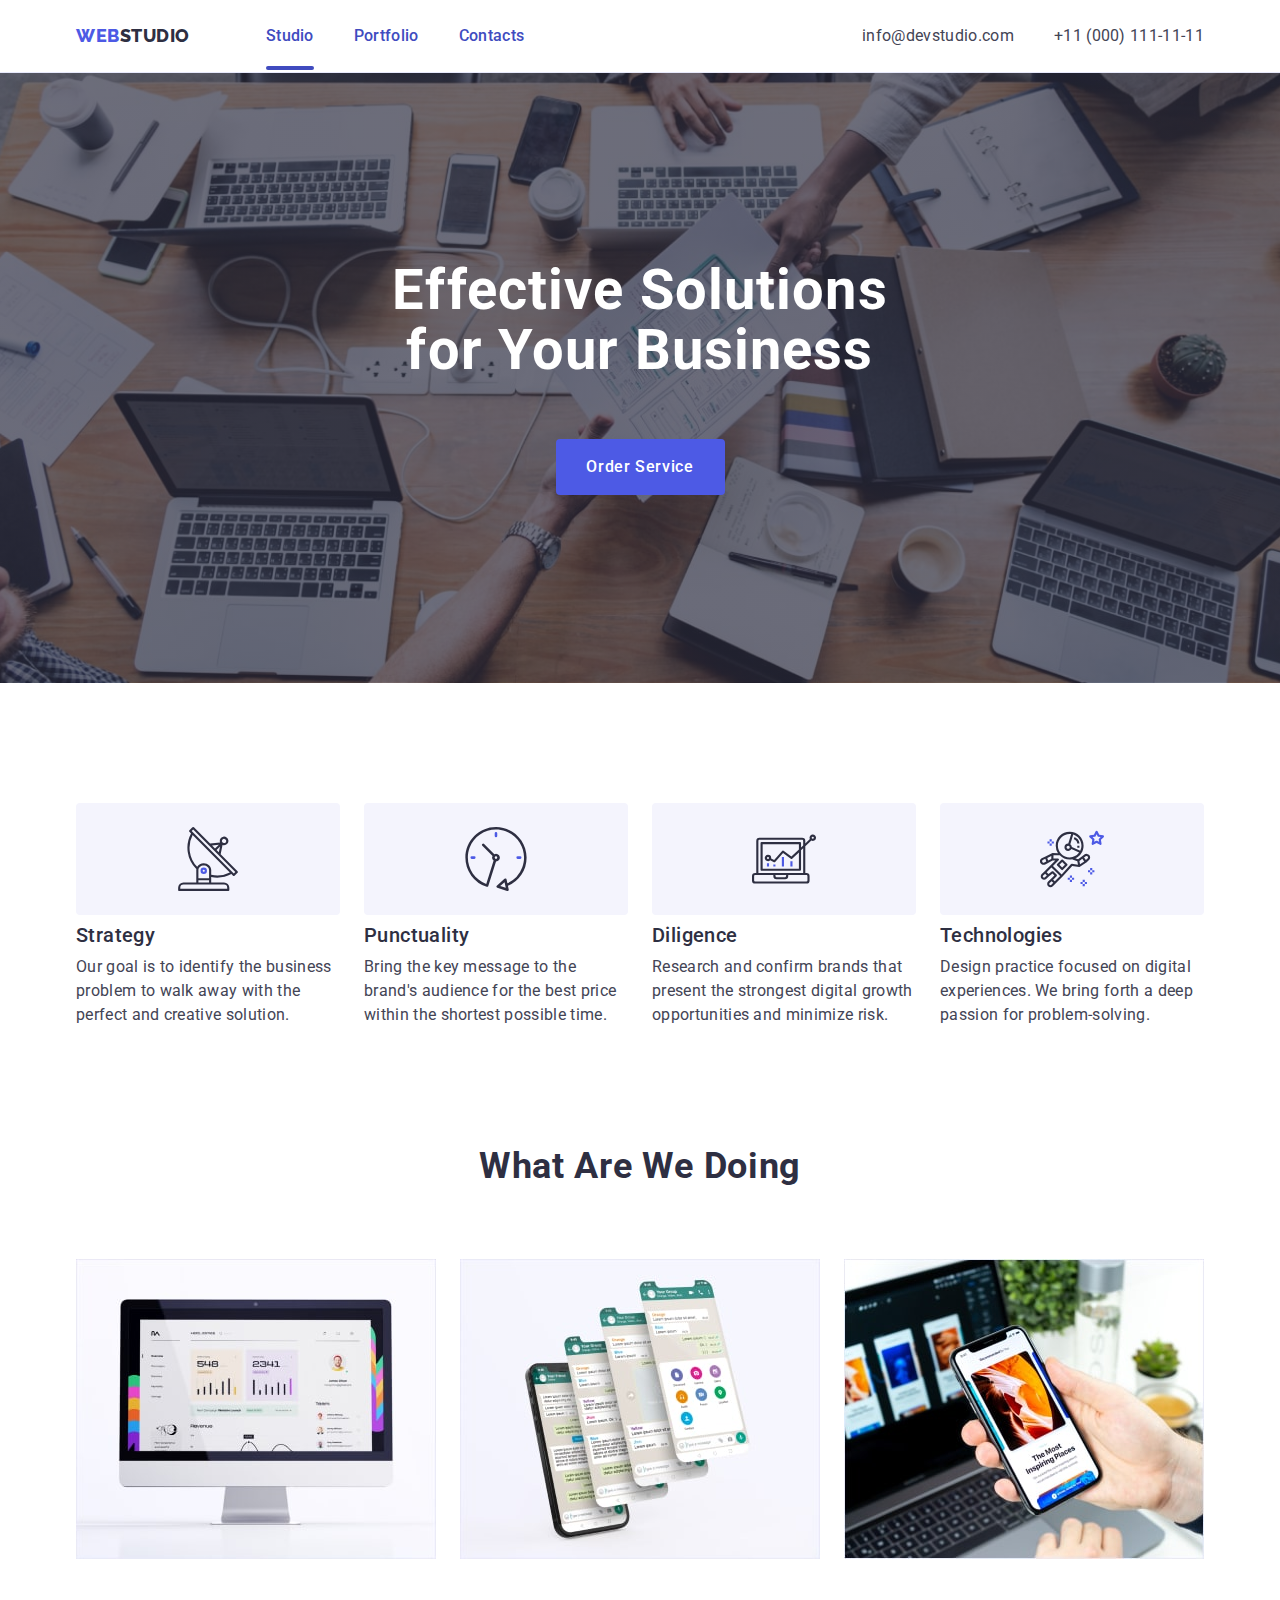
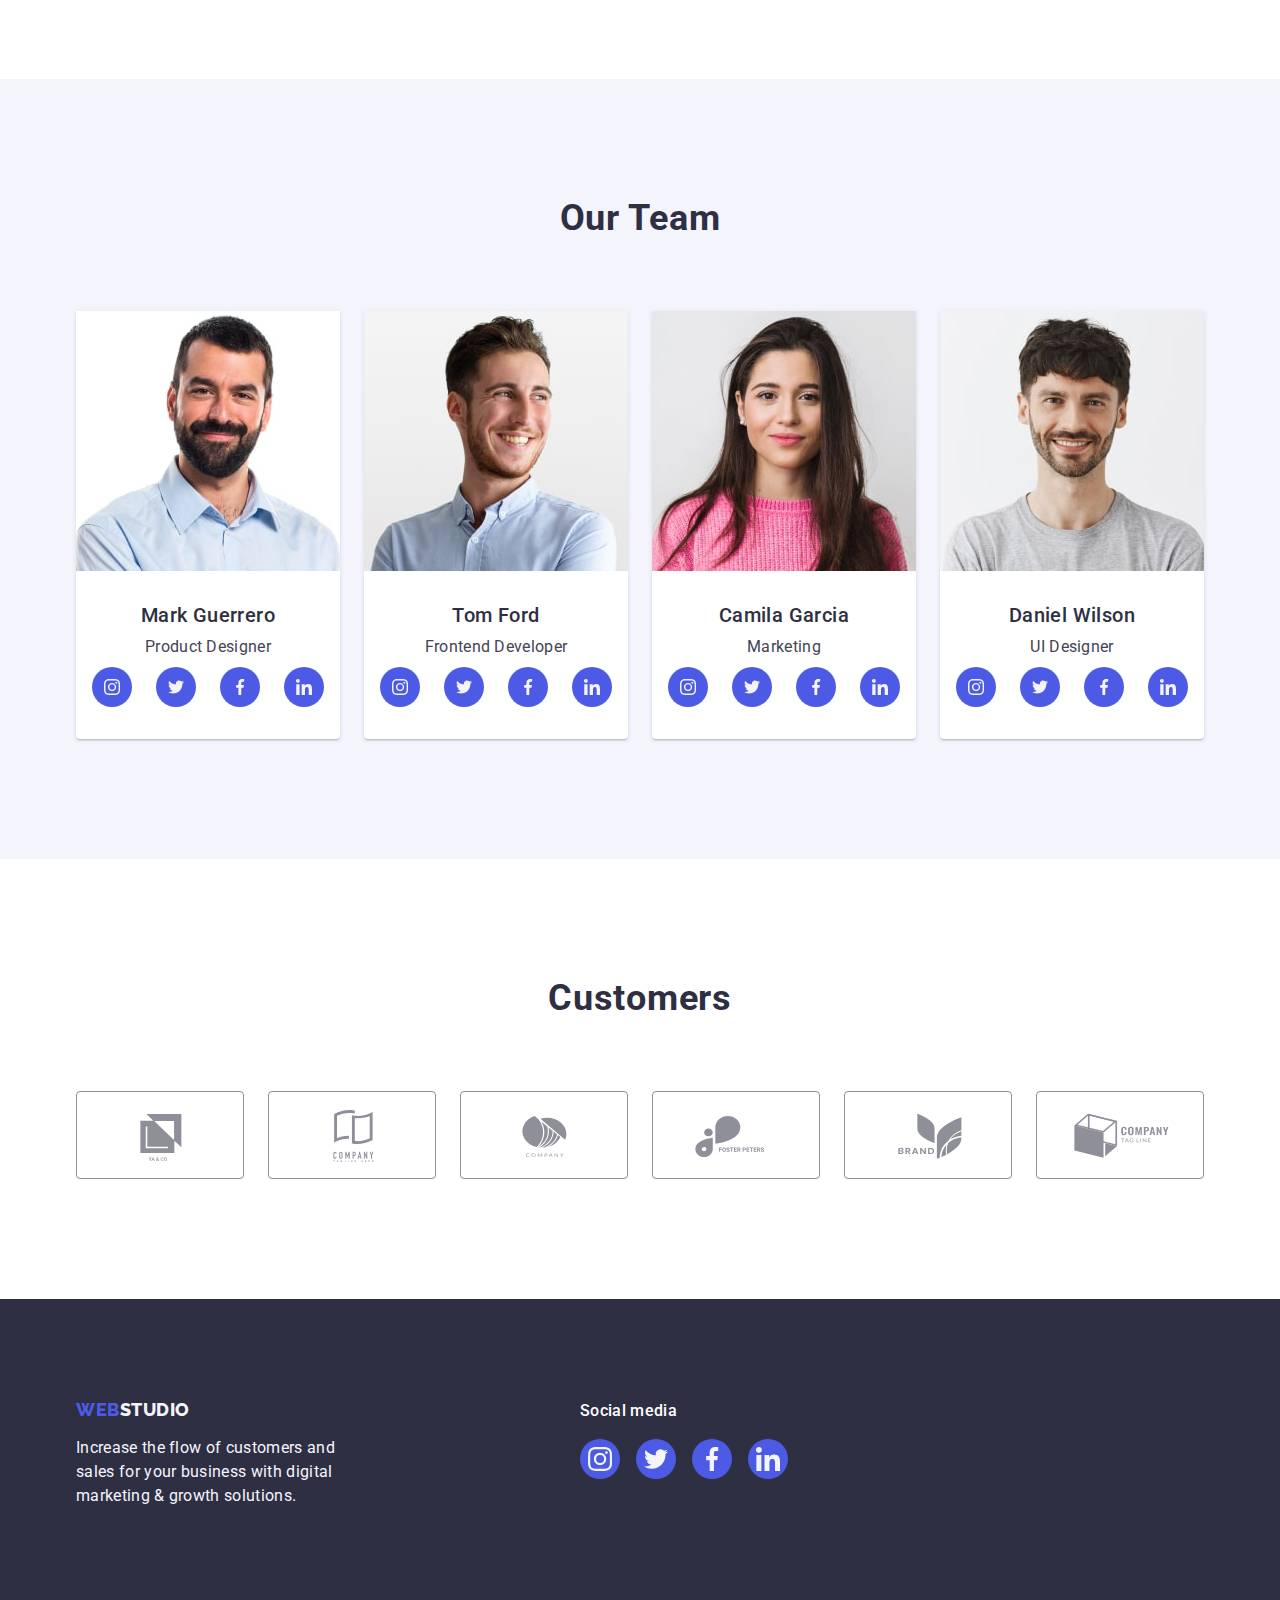
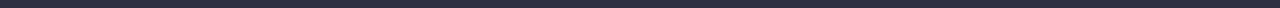
<file: index.html>
<!DOCTYPE html>
<html lang="en">
  <head>
    <meta charset="UTF-8" />
    <meta name="description" content="Effective Solutions for Your Business" />
    <title>Web Studio</title>

    <link
      rel="stylesheet"
      href="https://cdn.jsdelivr.net/npm/modern-normalize@2.0.0/modern-normalize.min.css" />
    <link rel="stylesheet" href="./css/styles.css" />
    <link rel="preconnect" href="https://fonts.googleapis.com" />
    <link rel="preconnect" href="https://fonts.gstatic.com" crossorigin />
    <link
      href="https://fonts.googleapis.com/css2?family=Roboto:wght@400;500;700&display=swap"
      rel="stylesheet" />
    <link
      href="https://fonts.googleapis.com/css2?family=Raleway:wght@800&family=Roboto:wght@400;500;700&display=swap"
      rel="stylesheet" />
  </head>
  <body>
    <header class="header">
      <div class="header-container container">
        <nav class="menu">
          <a class="link logo" href="./index.html"
            >Web<span class="logo-header-studio">Studio</span></a
          >
          <ul class="menu-list list">
            <li class="menu-list-item">
              <a class="menu-list-link current link" href="./index.html">Studio</a>
            </li>
            <li class="menu-list-item">
              <a class="menu-list-link link" href="./portfolio.html"
                >Portfolio</a
              >
            </li class="menu-list-item">
            <li><a class="menu-list-link link" href="">Contacts</a></li>
          </ul>
        </nav>
        <address class="contacts">
          <ul class="contacts-list list">
            <li>
              <a class="link contacts-link" href="mailto:info@devstudio.com"
                >info@devstudio.com</a
              >
            </li>
            <li>
              <a class="link contacts-link" href="tel:+110001111111"
                >+11 (000) 111-11-11</a
              >
            </li>
          </ul>
        </address>
      </div>
    </header>
    <main>
      <section class="intro-section section">
        <div class="intro-section-container container">
          <h1 class="intro-title title">
            Effective Solutions for Your Business
          </h1>
          <button class="order-button button" type="button" data-modal-open>
            Order Service
          </button>
        </div>
      </section>
      <section class="principles-section section">
        <div class="principles-section-container container">
          <h2 class="principles-section-title section-title visually-hidden">
            Our principles
          </h2>
          <ul class="principles-list list">
            <li class="principles-card">
              <div class="principles-icon-container">
                <svg class="principles-icon" width="64" height="64">
                  <use href="./images/icons.svg#icon-antenna"></use>
                </svg>
              </div>
              <h3 class="principles-list-title list-title">Strategy</h3>
              <p class="principles-text text">
                Our goal is to identify the business problem to walk away with
                the perfect and creative solution.
              </p>
            </li>
            <li class="principles-card">
              <div class="principles-icon-container">
                <svg class="principles-icon" width="64" height="64">
                  <use href="./images/icons.svg#icon-clock"></use>
                </svg>
              </div>
              <h3 class="principles-list-title list-title">Punctuality</h3>
              <p class="principles-text text">
                Bring the key message to the brand's audience for the best price
                within the shortest possible time.
              </p>
            </li>
            <li class="principles-card">
              <div class="principles-icon-container">
                <svg class="principles-icon" width="64" height="64">
                  <use href="./images/icons.svg#icon-diagram"></use>
                </svg>
              </div>
              <h3 class="principles-list-title list-title">Diligence</h3>
              <p class="principles-text text">
                Research and confirm brands that present the strongest digital
                growth opportunities and minimize risk.
              </p>
            </li>
            <li class="principles-card">
              <div class="principles-icon-container">
                <svg class="principles-icon" width="64" height="64">
                  <use href="./images/icons.svg#icon-astronaut"></use>
                </svg>
              </div>
              <h3 class="principles-list-title list-title">Technologies</h3>
              <p class="principles-text text">
                Design practice focused on digital experiences. We bring forth a
                deep passion for problem-solving.
              </p>
            </li>
          </ul>
        </div>
      </section>
      <section class="doing-section section">
        <div class="doing-section-container container">
          <h2 class="doing-section-title section-title">What are we doing</h2>
          <ul class="doing-list list">
            <li class="doing-card">
              <img
                src="./images/doing-img-1-min.jpg"
                alt="Computer monitor"
                width="360"
                height="300" />
            </li>
            <li class="doing-card">
              <img
                src="./images/doing-img-2-min.jpg"
                alt="Smartphone screen "
                width="360"
                height="300" />
            </li>
            <li class="doing-card">
              <img
                src="./images/doing-img-3-min.jpg"
                alt="Smartphone in hand"
                width="360"
                height="300" />
            </li>
          </ul>
        </div>
      </section>
      <section class="team-section section">
        <div class="team-section-container container">
          <h2 class="team-section-title section-title">Our Team</h2>
          <ul class="team-list list">
            <li class="team-list-card">
              <img
                src="./images/team-img-1-min.jpg"
                alt="Mark Guerrero"
                width="264"
                height="260" />
              <div class="team-card-container">
                <h3 class="team-list-title list-title">Mark Guerrero</h3>
                <p class="team-list-text text">Product Designer</p>
                <ul class="team-list-contacts-list list">
                  <li class="team-contacts-list-item">
                    <a class="team-contacts-list-link" href="">
                      <svg class="team-contacts-icon" width="16" height="16">
                        <use href="./images/icons.svg#icon-instagram"></use>
                      </svg>
                    </a>
                  </li>
                  <li class="team-contacts-list-item">
                    <a class="team-contacts-list-link" href="">
                      <svg class="team-contacts-icon" width="16" height="16">
                        <use href="./images/icons.svg#icon-twitter"></use>
                      </svg>
                    </a>
                  </li>
                  <li class="team-contacts-list-item">
                    <a class="team-contacts-list-link" href="">
                      <svg class="team-contacts-icon" width="16" height="16">
                        <use href="./images/icons.svg#icon-facebook"></use>
                      </svg>
                    </a>
                  </li>
                  <li class="team-contacts-list-item">
                    <a class="team-contacts-list-link" href="">
                      <svg class="team-contacts-icon" width="16" height="16">
                        <use href="./images/icons.svg#icon-linkedin"></use>
                      </svg>
                    </a>
                  </li>
                </ul>
              </div>
            </li>
            <li class="team-list-card">
              <img
                src="./images/team-img-2-min.jpg"
                alt="Tom Ford"
                width="264"
                height="260" />
              <div class="team-card-container">
                <h3 class="team-list-title list-title">Tom Ford</h3>
                <p class="team-list-text text">Frontend Developer</p>
                <ul class="team-list-contacts-list list">
                  <li class="team-contacts-list-item">
                    <a class="team-contacts-list-link" href="">
                      <svg class="team-contacts-icon" width="16" height="16">
                        <use href="./images/icons.svg#icon-instagram"></use>
                      </svg>
                    </a>
                  </li>
                  <li class="team-contacts-list-item">
                    <a class="team-contacts-list-link" href="">
                      <svg class="team-contacts-icon" width="16" height="16">
                        <use href="./images/icons.svg#icon-twitter"></use>
                      </svg>
                    </a>
                  </li>
                  <li class="team-contacts-list-item">
                    <a class="team-contacts-list-link" href="">
                      <svg class="team-contacts-icon" width="16" height="16">
                        <use href="./images/icons.svg#icon-facebook"></use>
                      </svg>
                    </a>
                  </li>
                  <li class="team-contacts-list-item">
                    <a class="team-contacts-list-link" href="">
                      <svg class="team-contacts-icon" width="16" height="16">
                        <use href="./images/icons.svg#icon-linkedin"></use>
                      </svg>
                    </a>
                  </li>
                </ul>
              </div>
            </li>
            <li class="team-list-card">
              <img
                src="./images/team-img-3-min.jpg"
                alt="Camila Garcia"
                width="264"
                height="260" />
              <div class="team-card-container">
                <h3 class="team-list-title list-title">Camila Garcia</h3>
                <p class="team-list-text text">Marketing</p>
                <ul class="team-list-contacts-list list">
                  <li class="team-contacts-list-item">
                    <a class="team-contacts-list-link" href="">
                      <svg class="team-contacts-icon" width="16" height="16">
                        <use href="./images/icons.svg#icon-instagram"></use>
                      </svg>
                    </a>
                  </li>
                  <li class="team-contacts-list-item">
                    <a class="team-contacts-list-link" href="">
                      <svg class="team-contacts-icon" width="16" height="16">
                        <use href="./images/icons.svg#icon-twitter"></use>
                      </svg>
                    </a>
                  </li>
                  <li class="team-contacts-list-item">
                    <a class="team-contacts-list-link" href="">
                      <svg class="team-contacts-icon" width="16" height="16">
                        <use href="./images/icons.svg#icon-facebook"></use>
                      </svg>
                    </a>
                  </li>
                  <li class="team-contacts-list-item">
                    <a class="team-contacts-list-link" href="">
                      <svg class="team-contacts-icon" width="16" height="16">
                        <use href="./images/icons.svg#icon-linkedin"></use>
                      </svg>
                    </a>
                  </li>
                </ul>
              </div>
            </li>
            <li class="team-list-card">
              <img
                src="./images/team-img-4-min.jpg"
                alt="Daniel Wilson"
                width="264"
                height="260" />
              <div class="team-card-container">
                <h3 class="team-list-title list-title">Daniel Wilson</h3>
                <p class="team-list-text text">UI Designer</p>
                <ul class="team-list-contacts-list list">
                  <li class="team-contacts-list-item">
                    <a class="team-contacts-list-link" href="">
                      <svg class="team-contacts-icon" width="16" height="16">
                        <use href="./images/icons.svg#icon-instagram"></use>
                      </svg>
                    </a>
                  </li>
                  <li class="team-contacts-list-item">
                    <a class="team-contacts-list-link" href="">
                      <svg class="team-contacts-icon" width="16" height="16">
                        <use href="./images/icons.svg#icon-twitter"></use>
                      </svg>
                    </a>
                  </li>
                  <li class="team-contacts-list-item">
                    <a class="team-contacts-list-link" href="">
                      <svg class="team-contacts-icon" width="16" height="16">
                        <use href="./images/icons.svg#icon-facebook"></use>
                      </svg>
                    </a>
                  </li>
                  <li class="team-contacts-list-item">
                    <a class="team-contacts-list-link" href="">
                      <svg class="team-contacts-icon" width="16" height="16">
                        <use href="./images/icons.svg#icon-linkedin"></use>
                      </svg>
                    </a>
                  </li>
                </ul>
              </div>
            </li>
          </ul>
        </div>
      </section>
      <section class="customers-section section">
        <div class="customers-section-container container">
          <h2 class="customers-section-title section-title">Customers</h2>
          <ul class="customers-list list">
            <li class="customers-list-card">
              <a class="customers-list-card-link link" href="">
                <svg class="customers-icon" width="104" height="56">
                  <use href="./images/icons.svg#icon-Logo1"></use>
                </svg>
              </a>
            </li>
            <li class="customers-list-card">
              <a class="customers-list-card-link link" href="">
                <svg class="customers-icon" width="104" height="56">
                  <use href="./images/icons.svg#icon-Logo2"></use>
                </svg>
              </a>
            </li>
            <li class="customers-list-card">
              <a class="customers-list-card-link link" href="">
                <svg class="customers-icon" width="104" height="56">
                  <use href="./images/icons.svg#icon-Logo3"></use>
                </svg>
              </a>
            </li>
            <li class="customers-list-card">
              <a class="customers-list-card-link link" href="">
                <svg class="customers-icon" width="104" height="56">
                  <use href="./images/icons.svg#icon-Logo4"></use>
                </svg>
              </a>
            </li>
            <li class="customers-list-card">
              <a class="customers-list-card-link link" href="">
                <svg class="customers-icon" width="104" height="56">
                  <use href="./images/icons.svg#icon-Logo5"></use>
                </svg>
              </a>
            </li>
            <li class="customers-list-card">
              <a class="customers-list-card-link link" href="">
                <svg class="customers-icon" width="104" height="56">
                  <use href="./images/icons.svg#icon-Logo6"></use>
                </svg>
              </a>
            </li>
          </ul>
        </div>
      </section>
    </main>
    <footer class="footer">
      <div class="footer-container container">
        <div class="footer-text-container">
          <a class="logo-footer logo link" href="./index.html"
            >Web<span class="logo-footer-studio">Studio</span></a
          >
          <p class="footer-text text">
            Increase the flow of customers and sales for your business with
            digital marketing &#38; growth solutions.
          </p>
        </div>
        <div class="footer-text-container">
          <p class="footer-text-contacts footer-text text">Social media</p>
          <ul class="footer-list-contacts-list list">
            <li class="footer-contacts-list-item">
              <a class="footer-contacts-list-link" href="">
                <svg class="footer-contacts-icon" width="24" height="24">
                  <use href="./images/icons.svg#icon-instagram"></use>
                </svg>
              </a>
            </li>
            <li class="footer-contacts-list-item">
              <a class="footer-contacts-list-link" href="">
                <svg class="footer-contacts-icon" width="24" height="24">
                  <use href="./images/icons.svg#icon-twitter"></use>
                </svg>
              </a>
            </li>
            <li class="footer-contacts-list-item">
              <a class="footer-contacts-list-link" href="">
                <svg class="footer-contacts-icon" width="24" height="24">
                  <use href="./images/icons.svg#icon-facebook"></use>
                </svg>
              </a>
            </li>
            <li class="footer-contacts-list-item">
              <a class="footer-contacts-list-link" href="">
                <svg class="footer-contacts-icon" width="24" height="24">
                  <use href="./images/icons.svg#icon-linkedin"></use>
                </svg>
              </a>
            </li>
          </ul>
        </div>
      </div>
    </footer>
    <div class="backdrop is-hidden" data-modal>
      <div class="modal">
        <button class="modal-close-button" type="button" data-modal-close>
          <svg class="button-close-icon" width="8" height="8">
            <use href="./images/icons.svg#icon-close"></use>
          </svg>
        </button>
      </div>
    </div>
    <script src="./js/modal.js"></script>
  </body>
</html>
</file>
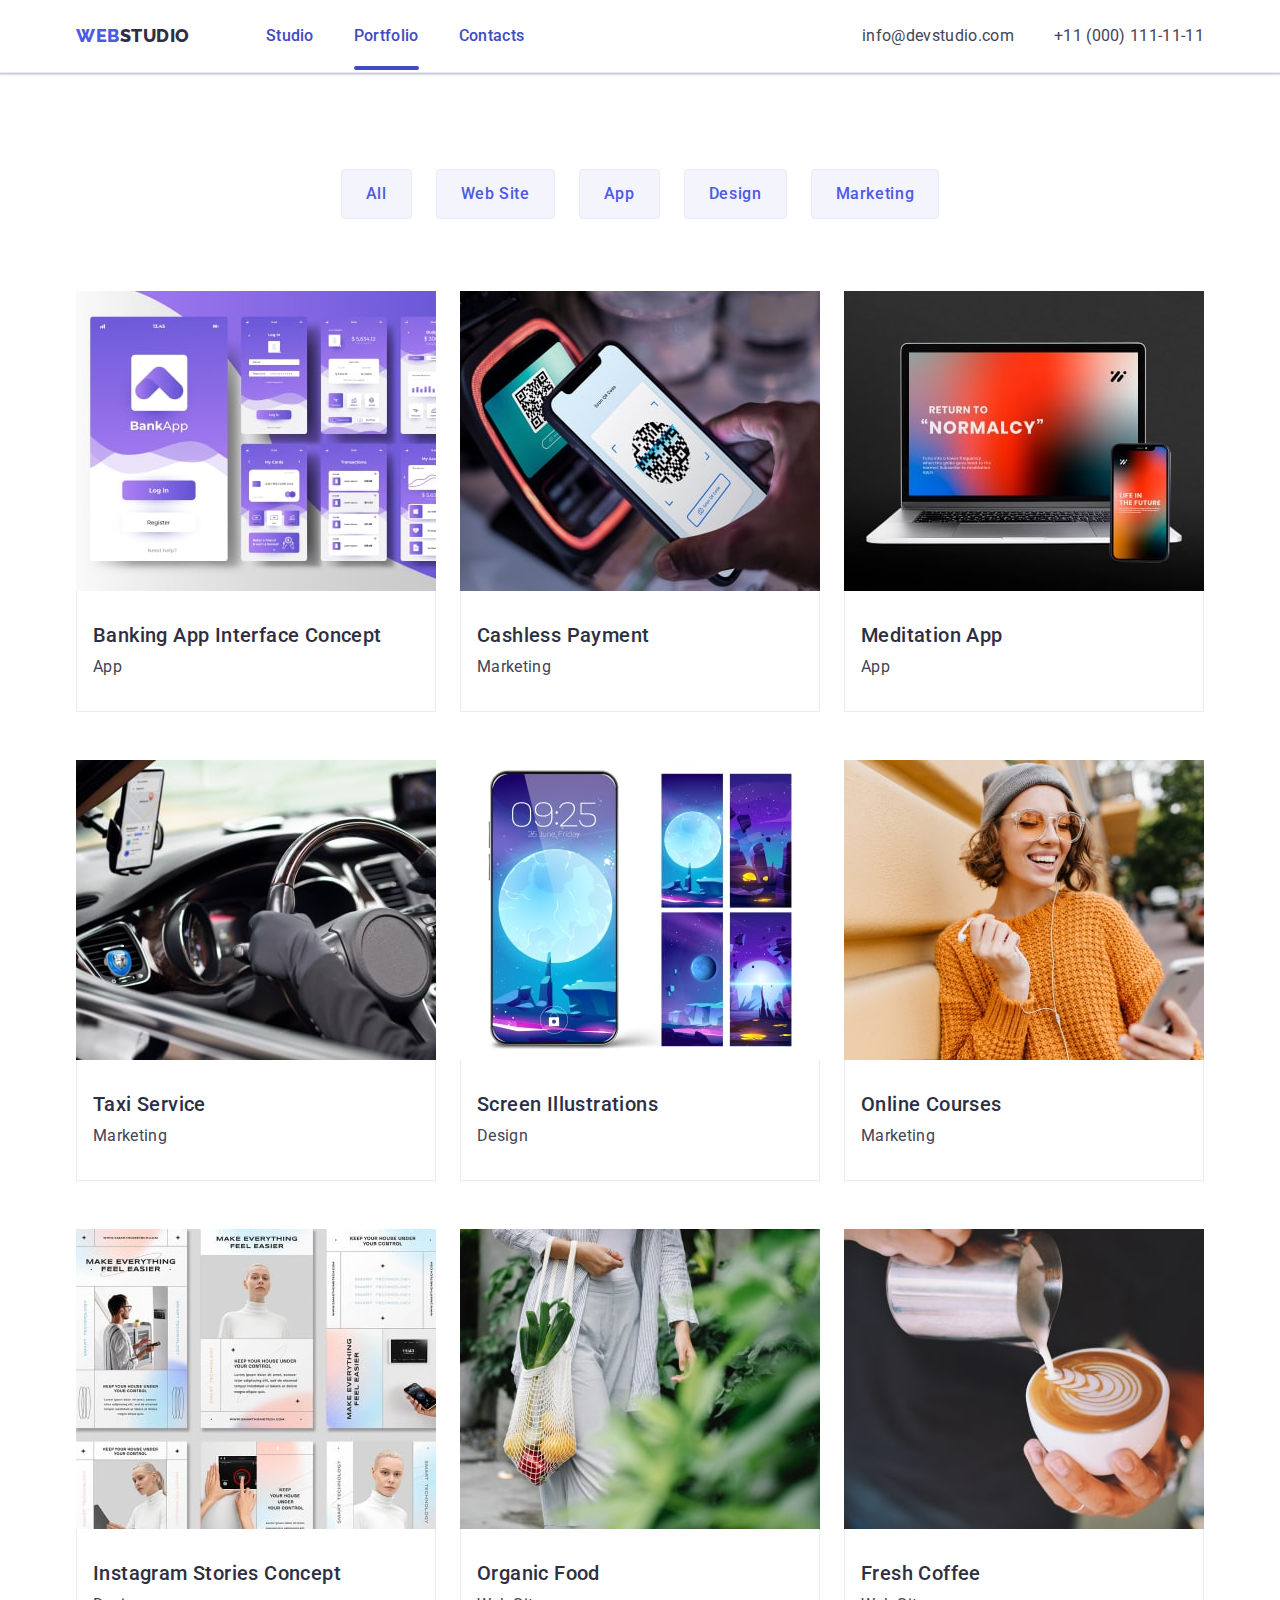
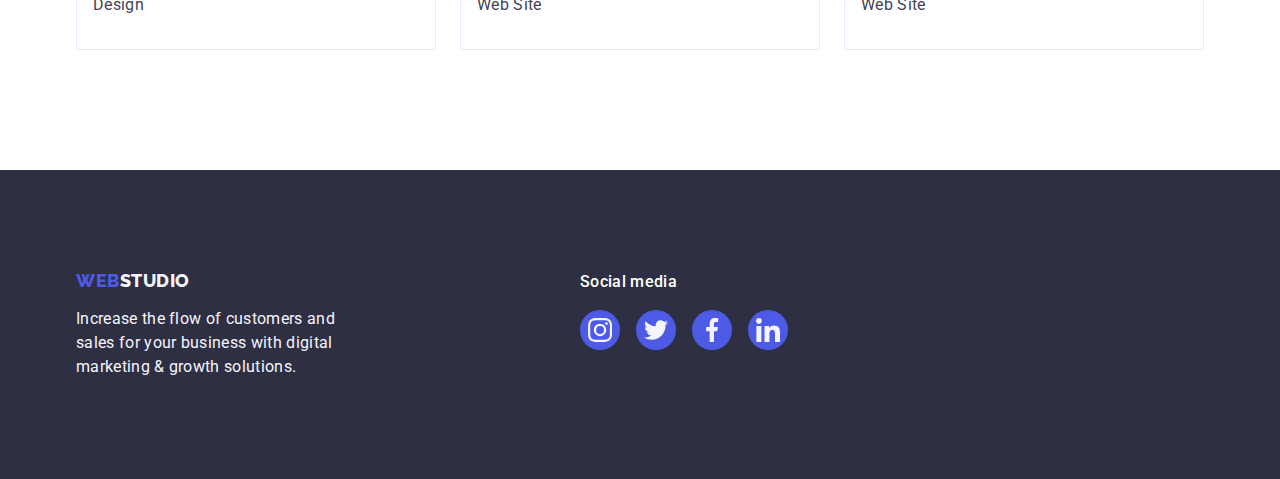
<file: portfolio.html>
<!DOCTYPE html>
<html lang="en">
  <head>
    <meta charset="UTF-8" />
    <meta name="description" content="Effective Solutions for Your Business" />
    <title>Web Studio</title>
    <link
      rel="stylesheet"
      href="https://cdn.jsdelivr.net/npm/modern-normalize@2.0.0/modern-normalize.min.css" />
    <link rel="stylesheet" href="./css/styles.css" />
    <link rel="preconnect" href="https://fonts.googleapis.com" />
    <link rel="preconnect" href="https://fonts.gstatic.com" crossorigin />
    <link
      href="https://fonts.googleapis.com/css2?family=Roboto:wght@400;500;700&display=swap"
      rel="stylesheet" />
    <link
      href="https://fonts.googleapis.com/css2?family=Raleway:wght@800&family=Roboto:wght@400;500;700&display=swap"
      rel="stylesheet" />
  </head>
  <body>
    <header class="header">
      <div class="header-container container">
        <nav class="menu">
          <a class="link logo" href="./index.html"
            >Web<span class="logo-header-studio">Studio</span></a
          >
          <ul class="menu-list list">
            <li>
              <a class="menu-list-link link" href="./index.html">Studio</a>
            </li>
            <li>
              <a class="menu-list-link current link" href="./portfolio.html"
                >Portfolio</a
              >
            </li>
            <li><a class="menu-list-link link" href="">Contacts</a></li>
          </ul>
        </nav>
        <address class="contacts">
          <ul class="contacts-list list">
            <li>
              <a class="link contacts-link" href="mailto:info@devstudio.com"
                >info@devstudio.com</a
              >
            </li>
            <li>
              <a class="link contacts-link" href="tel:+110001111111"
                >+11 (000) 111-11-11</a
              >
            </li>
          </ul>
        </address>
      </div>
    </header>
    <main>
      <section class="portfolio-section section">
        <div class="portfolio-section-container container">
          <h1 class="visually-hidden">Our portfolios</h1>
          <ul class="portfolio-button-list list">
            <li>
              <button class="filter-button button" type="button">All</button>
            </li>
            <li>
              <button class="filter-button button" type="button">
                Web Site
              </button>
            </li>
            <li>
              <button class="filter-button button" type="button">App</button>
            </li>
            <li>
              <button class="filter-button button" type="button">Design</button>
            </li>
            <li>
              <button class="filter-button button" type="button">
                Marketing
              </button>
            </li>
          </ul>
          <ul class="porfolio-list list">
            <li class="portfolio-card">
              <a class="portfolio-card-link link" href="">
                <div class="portfolio-img-container">
                  <img
                    src="./images/portfolio-img-1-min.jpg"
                    alt="Banking App Interface Concept"
                    width="360"
                    height="300" />
                  <p class="portfolio-card-caption">
                    14 Stylish and User-Friendly App Design Concepts · Task
                    Manager App · Calorie Tracker App · Exotic Fruit Ecommerce
                    App · Cloud Storage App
                  </p>
                </div>

                <div class="portfolio-card-container">
                  <h2 class="porfolio-list-title">
                    Banking App Interface Concept
                  </h2>
                  <p class="porfolio-list-text text">App</p>
                </div>
              </a>
            </li>
            <li class="portfolio-card">
              <a class="portfolio-card-link link" href="">
                <div class="portfolio-img-container">
                  <img
                    src="./images/portfolio-img-2-min.jpg"
                    alt="Cashless Payment"
                    width="360"
                    height="300" />
                  <p class="portfolio-card-caption">
                    14 Stylish and User-Friendly App Design Concepts · Task
                    Manager App · Calorie Tracker App · Exotic Fruit Ecommerce
                    App · Cloud Storage App
                  </p>
                </div>
                <div class="portfolio-card-container">
                  <h2 class="porfolio-list-title">Cashless Payment</h2>
                  <p class="porfolio-list-text text">Marketing</p>
                </div>
              </a>
            </li>
            <li class="portfolio-card">
              <a class="portfolio-card-link link" href="">
                <div class="portfolio-img-container">
                  <img
                    src="./images/portfolio-img-3-min.jpg"
                    alt="Meditation App"
                    width="360"
                    height="300" />
                  <p class="portfolio-card-caption">
                    14 Stylish and User-Friendly App Design Concepts · Task
                    Manager App · Calorie Tracker App · Exotic Fruit Ecommerce
                    App · Cloud Storage App
                  </p>
                </div>
                <div class="portfolio-card-container">
                  <h2 class="porfolio-list-title">Meditation App</h2>
                  <p class="porfolio-list-text text">App</p>
                </div>
              </a>
            </li>
            <li class="portfolio-card">
              <a class="portfolio-card-link link" href="">
                <div class="portfolio-img-container">
                  <img
                    src="./images/portfolio-img-4-min.jpg"
                    alt="Taxi Service"
                    width="360"
                    height="300" />
                  <p class="portfolio-card-caption">
                    14 Stylish and User-Friendly App Design Concepts · Task
                    Manager App · Calorie Tracker App · Exotic Fruit Ecommerce
                    App · Cloud Storage App
                  </p>
                </div>
                <div class="portfolio-card-container">
                  <h2 class="porfolio-list-title">Taxi Service</h2>
                  <p class="porfolio-list-text text">Marketing</p>
                </div>
              </a>
            </li>
            <li class="portfolio-card">
              <a class="portfolio-card-link link" href="">
                <div class="portfolio-img-container">
                  <img
                    src="./images/portfolio-img-5-min.jpg"
                    alt="Screen Illustrations"
                    width="360"
                    height="300" />
                  <p class="portfolio-card-caption">
                    14 Stylish and User-Friendly App Design Concepts · Task
                    Manager App · Calorie Tracker App · Exotic Fruit Ecommerce
                    App · Cloud Storage App
                  </p>
                </div>
                <div class="portfolio-card-container">
                  <h2 class="porfolio-list-title">Screen Illustrations</h2>
                  <p class="porfolio-list-text text">Design</p>
                </div>
              </a>
            </li>
            <li class="portfolio-card">
              <a class="portfolio-card-link link" href="">
                <div class="portfolio-img-container">
                  <img
                    src="./images/portfolio-img-6-min.jpg"
                    alt="Online Courses"
                    width="360"
                    height="300" />
                  <p class="portfolio-card-caption">
                    14 Stylish and User-Friendly App Design Concepts · Task
                    Manager App · Calorie Tracker App · Exotic Fruit Ecommerce
                    App · Cloud Storage App
                  </p>
                </div>
                <div class="portfolio-card-container">
                  <h2 class="porfolio-list-title">Online Courses</h2>
                  <p class="porfolio-list-text text">Marketing</p>
                </div>
              </a>
            </li>
            <li class="portfolio-card">
              <a class="portfolio-card-link link" href="">
                <div class="portfolio-img-container">
                  <img
                    src="./images/portfolio-img-7-min.jpg"
                    alt="Instagram Stories Concept"
                    width="360"
                    height="300" />
                  <p class="portfolio-card-caption">
                    14 Stylish and User-Friendly App Design Concepts · Task
                    Manager App · Calorie Tracker App · Exotic Fruit Ecommerce
                    App · Cloud Storage App
                  </p>
                </div>
                <div class="portfolio-card-container">
                  <h2 class="porfolio-list-title">Instagram Stories Concept</h2>
                  <p class="porfolio-list-text text">Design</p>
                </div>
              </a>
            </li>
            <li class="poportfolio-card-link rtfolio-card">
              <a class="portfolio-card-link link" href="">
                <div class="portfolio-img-container">
                  <img
                    src="./images/portfolio-img-8-min.jpg"
                    alt="Organic Food"
                    width="360"
                    height="300" />
                  <p class="portfolio-card-caption">
                    14 Stylish and User-Friendly App Design Concepts · Task
                    Manager App · Calorie Tracker App · Exotic Fruit Ecommerce
                    App · Cloud Storage App
                  </p>
                </div>
                <div class="portfolio-card-container">
                  <h2 class="porfolio-list-title">Organic Food</h2>
                  <p class="porfolio-list-text text">Web Site</p>
                </div>
              </a>
            </li>
            <li class="portfolio-card">
              <a class="portfolio-card-link link" href="">
                <div class="portfolio-img-container">
                  <img
                    src="./images/portfolio-img-9-min.jpg"
                    alt="Fresh Coffee"
                    width="360"
                    height="300" />
                  <p class="portfolio-card-caption">
                    14 Stylish and User-Friendly App Design Concepts · Task
                    Manager App · Calorie Tracker App · Exotic Fruit Ecommerce
                    App · Cloud Storage App
                  </p>
                </div>
                <div class="portfolio-card-container">
                  <h2 class="porfolio-list-title">Fresh Coffee</h2>
                  <p class="porfolio-list-text text">Web Site</p>
                </div>
              </a>
            </li>
          </ul>
        </div>
      </section>
    </main>
    <footer class="footer">
      <div class="footer-container container">
        <div class="footer-text-container">
          <a class="logo-footer logo link" href="./index.html"
            >Web<span class="logo-footer-studio">Studio</span></a
          >
          <p class="footer-text text">
            Increase the flow of customers and sales for your business with
            digital marketing &#38; growth solutions.
          </p>
        </div>
        <div class="footer-text-container">
          <p class="footer-text-contacts footer-text text">Social media</p>
          <ul class="footer-list-contacts-list list">
            <li class="footer-contacts-list-item">
              <a class="footer-contacts-list-link" href="">
                <svg class="footer-contacts-icon" width="24" height="24">
                  <use href="./images/icons.svg#icon-instagram"></use>
                </svg>
              </a>
            </li>
            <li class="footer-contacts-list-item">
              <a class="footer-contacts-list-link" href="">
                <svg class="footer-contacts-icon" width="24" height="24">
                  <use href="./images/icons.svg#icon-twitter"></use>
                </svg>
              </a>
            </li>
            <li class="footer-contacts-list-item">
              <a class="footer-contacts-list-link" href="">
                <svg class="footer-contacts-icon" width="24" height="24">
                  <use href="./images/icons.svg#icon-facebook"></use>
                </svg>
              </a>
            </li>
            <li class="footer-contacts-list-item">
              <a class="footer-contacts-list-link" href="">
                <svg class="footer-contacts-icon" width="24" height="24">
                  <use href="./images/icons.svg#icon-linkedin"></use>
                </svg>
              </a>
            </li>
          </ul>
        </div>
      </div>
    </footer>
  </body>
</html>
</file>
<file: css/styles.css>
*,
*::before,
*::after {
  box-sizing: border-box;
}

/**
  |============================
  | Variables
  |============================
*/
:root {
  --primary-font: "Roboto", sans-serif;
  --logo-font: "Raleway", sans-serif;
  --primary-text-color: #434455;
  --accent-text-color: #2e2f42;
  --accent-background-color: #f4f4fd;
  --button-color: #4d5ae5;
  --active-link-color: #404bbf;
  --primary-background-color: #fff;
  --cornflower: #e7e9fc;
  --svg-color: #8e8f99;
}

/**
  |============================
  | Base styles
  |============================
*/
/* reset start */
body {
  color: var(--primary-text-color);
  background-color: var(--primary-background-color);
  font-family: var(--primary-font);
  font-size: 16px;
  font-weight: 400;
  line-height: 1.5em; /* 150% */
  letter-spacing: 0.32px;
}

.list {
  list-style-type: none;
}

.link {
  font-family: inherit;
  text-decoration-line: none;
}
button {
  font-family: inherit;
  cursor: pointer;
}

p,
h1,
h2,
h3,
h4,
h5,
h6 {
  margin-top: 0;
  margin-bottom: 0;
}

ul,
ol {
  padding-left: 0;
  margin-top: o;
  margin-bottom: 0;
  margin: 0 auto;
}
/* reset end */
/**
  |============================
  | Components styles
  |============================
*/
.visually-hidden {
  position: absolute;
  width: 1px;
  height: 1px;
  margin: -1px;
  border: 0;
  padding: 0;
  white-space: nowrap;
  clip-path: inset(100%);
  clip: rect(0 0 0 0);
  overflow: hidden;
}

.container {
  width: 100%;
  max-width: 1158px;
  padding: 0 15px;
  margin: 0 auto;
}

img {
  display: block;
  max-width: 100%;
  height: auto;
}

.text {
  color: var(--primary-text-color);
}

/* TITLE */
.title {
  font-size: 56px;
  line-height: 1.07em; /* 107.143% */
  letter-spacing: 1.12px;
}

.section-title {
  color: var(--accent-text-color);
  text-align: center;
  font-size: 36px;
  line-height: 1.11em; /* 111.111% */
  letter-spacing: 0.72px;
  text-transform: capitalize;
}

.list-title {
  color: var(--accent-text-color);
  font-size: 20px;
  font-weight: 500;
  line-height: 1.2em; /* 120% */
  letter-spacing: 0.4px;
}

/* LINK */
.link {
  color: var(--accent-text-color);
  font-size: 16px;
  line-height: 1.5;
  letter-spacing: 0.02em;
}

a {
  transition-property: color;
}

a:focus,
a:hover {
  color: var(--active-link-color);
}

/* LOGO */
.logo {
  margin-right: 76px;
  color: var(--button-color);
  font-family: var(--logo-font);
  font-size: 18px;
  font-weight: 800;
  line-height: 1.17em; /* 116.667% */
  letter-spacing: 0.54px;
  text-transform: uppercase;
}

/**
 |============================
 | HEADER
 |============================
*/
.header {
  box-shadow: 0px 2px 1px rgba(46, 47, 66, 0.08),
    0px 1px 1px rgba(46, 47, 66, 0.16), 0px 1px 6px rgba(46, 47, 66, 0.08);
}

.header-container {
  display: flex;
  align-items: center;
}

.menu {
  display: flex;
  align-items: center;
}

.menu-list {
  margin-block-start: 0;
  gap: 40px;
  font-weight: 500;
  display: flex;
  align-items: center;
  gap: 40px;
  padding: 24px 0;
}

.menu-list-link {
  padding: 24px 0;
  position: relative;
  color: var(--active-link-color);
  transition: color 250ms cubic-bezier(0.4, 0, 0.2, 1);
}

.current {
  color: var(--active-link-color);
}
.current::after {
  content: "";
  width: 100%;
  height: 4px;
  position: absolute;
  left: 0;
  bottom: -1px;
  border-radius: 2px;
  background: var(--active-link-color);
}

.contacts-list {
  margin: 0;
  display: flex;
  gap: 40px;
}

.header {
  border-bottom: 1px solid var(--cornflower);
}

/* LOGO */
.logo-header-studio {
  color: var(--accent-text-color);
}

.contacts {
  margin-left: auto;
  font-style: normal;
}

.contacts-link {
  color: var(--primary-text-color);
  transition: color 250ms cubic-bezier(0.4, 0, 0.2, 1);
}

/**
 |============================
 | INTRO SECTION
 |============================
*/

.intro-section {
  max-width: 1440px;
  padding: 188px 0;
  background-color: var(--accent-text-color);
  color: var(--primary-background-color);
  text-align: center;
  background-image: linear-gradient(
      rgba(46, 47, 66, 0.7),
      rgba(46, 47, 66, 0.7)
    ),
    url(../images/background-min.jpg);
  background-repeat: no-repeat;
  background-position: center;
  background-size: cover;
}

.intro-title {
  margin: 0 auto;
  max-width: 496px;
  text-align: center;
}

.order-button {
  margin: 0 auto;
  margin-top: 58px;
  display: block;
  min-width: 169px;
  height: 56px;
  border: none;
  border-radius: 4px;
  background: var(--button-color);
  color: var(--primary-background-color);
  font-size: 16px;
  font-weight: 500;
  line-height: 1.5em;
  letter-spacing: 0.64px;
  transition-property: background;
  transition: background-color 250ms cubic-bezier(0.4, 0, 0.2, 1);
}

.order-button:focus,
.order-button:hover {
  background: var(--active-link-color);
}

/**
 |============================
 | PRINCIPLES SECTION
 |============================
*/

.principles-section {
  padding: 120px 0;
}

.principles-icon-container {
  width: 264px;
  height: 112px;
  border-radius: 4px;
  margin-bottom: 8px;
  display: flex;
  justify-content: center;
  align-items: center;
  background-color: var(--accent-background-color);
}

.principles-list {
  display: flex;
  gap: 24px;
}

.principles-card {
  flex-basis: calc((100% - 3 * 24px) / 4);
}

.principles-list-title {
  margin-bottom: 8px;
}

/**
 |============================
 | DOING SECTION
 |============================
*/

.doing-section {
  padding-bottom: 120px;
}

.doing-section-title {
  margin-bottom: 72px;
}

.doing-list {
  display: flex;
  gap: 24px;
}

.doing-card {
  flex-basis: calc((100% - 3 * 16px) / 3);
}

/**
 |============================
 | TEAM SECTION
 |============================
*/

.team-section {
  padding: 120px 0;
  background-color: var(--accent-background-color);
}

.team-section-title {
  margin-bottom: 72px;
}

.team-list {
  display: flex;
  gap: 24px;
}

.team-list-card {
  border-radius: 0px 0px 4px 4px;
  background-color: var(--primary-background-color);
  box-shadow: 0px 2px 1px 0px rgba(46, 47, 66, 0.08),
    0px 1px 1px 0px rgba(46, 47, 66, 0.16),
    0px 1px 6px 0px rgba(46, 47, 66, 0.08);
}

.team-card-container {
  padding: 32px 0;
  margin: 0 auto;
  display: flex;
  width: 232px;
  flex-direction: column;
  justify-content: center;
  align-items: center;
  gap: 8px;
}

.team-list-title {
  text-align: center;
}

.team-list-text {
  text-align: center;
}

.team-list-contacts-list {
  display: flex;
  justify-content: center;
  gap: 24px;
}

.team-contacts-list-item {
  height: 40px;
  width: 40px;
}

.team-contacts-list-link {
  width: 100%;
  height: 100%;
  background-color: var(--button-color);
  border-radius: 50%;
  display: flex;
  align-items: center;
  justify-content: center;
  transition: background-color 250ms cubic-bezier(0.4, 0, 0.2, 1);
}

.team-contacts-list-link:hover,
.team-contacts-list-link:focus {
  background-color: #404bbf;
}

.team-contacts-icon {
  fill: var(--accent-background-color);
}

/**
 |============================
 | CUSTOMERS SECTION
 |============================
*/

.customers-section {
  padding: 120px 0;
}

.customers-section-title {
  text-align: center;
  margin-bottom: 72px;
}

.customers-list {
  display: flex;
  gap: 24px;
}

.customers-list-card {
  width: calc((100% - 120px) / 6);
  height: 88px;
}

.customers-icon {
  fill: #8e8f99;
  transition-property: fill;
}

.customers-list-card-link {
  width: 100%;
  height: 100%;
  display: flex;
  justify-content: center;
  align-items: center;
  border-radius: 4px;
  border: 1px solid #8e8f99;
  color: var(--svg-color);
  transition: border-color 250ms cubic-bezier(0.4, 0, 0.2, 1),
    color 250ms cubic-bezier(0.4, 0, 0.2, 1);
}

a:hover .customers-icon,
a:focus .customers-icon {
  fill: var(--active-link-color);
}

.customers-list-card-link:hover,
.customers-list-card-link:focus {
  border-color: var(--active-link-color);
}

/**
 |============================
 | PORTFOLIO SECTION
 |============================
*/

.portfolio-section {
  padding: 96px 0 120px 0;
}

.portfolio-button-list {
  display: flex;
  justify-content: center;
  gap: 24px;
  margin-bottom: 72px;
}

.filter-button {
  padding: 12px 24px;
  border: 1px solid var(--cornflower);
  border-radius: 4px;
  background: var(--accent-background-color);
  color: var(--button-color);
  text-align: center;
  font-size: 16px;
  font-weight: 500;
  line-height: 1.5em; /* 150% */
  letter-spacing: 0.64px;
  transition: color 250ms cubic-bezier(0.4, 0, 0.2, 1),
    background-color 250ms cubic-bezier(0.4, 0, 0.2, 1),
    border-color 250ms cubic-bezier(0.4, 0, 0.2, 1),
    box-shadow 250ms cubic-bezier(0.4, 0, 0.2, 1);
}

.filter-button:hover,
.filter-button:focus {
  border-color: transparent;
  background: var(--active-link-color);
  color: var(--primary-background-color);
  box-shadow: 0px 3px 1px rgba(0, 0, 0, 0.1), 0px 2px 1px rgba(0, 0, 0, 0.08),
    0px 2px 2px rgba(0, 0, 0, 0.12);
}

.porfolio-list {
  display: flex;
  flex-wrap: wrap;
  column-gap: 24px;
  row-gap: 48px;
}

.portfolio-card {
  width: calc((100% - 48px) / 3);
}

.portfolio-img-container {
  position: relative;
  overflow: hidden;
}

.portfolio-card-link {
  display: block;
  transition: box-shadow 250ms cubic-bezier(0.4, 0, 0.2, 1);
}

.portfolio-card-caption {
  position: absolute;
  top: 0;
  padding: 40px 32px;
  background-color: #4d5ae5;
  color: var(--accent-background-color);
  height: 100%;
  width: 100%;
  transform: translateY(100%);
  transition: transform 250ms cubic-bezier(0.4, 0, 0.2, 1);
}

.portfolio-card-link:hover .portfolio-card-caption,
.portfolio-card-link:focus .portfolio-card-caption {
  transform: translateY(0%);
}

.portfolio-card-link:hover,
.portfolio-card-link:focus {
  box-shadow: 0px 2px 1px 0px rgba(46, 47, 66, 0.08),
    0px 1px 1px 0px rgba(46, 47, 66, 0.16),
    0px 1px 6px 0px rgba(46, 47, 66, 0.08);
}

.portfolio-card-container {
  padding: 32px 16px;
  border: 1px solid var(--cornflower);
  border-top: none;
}

.porfolio-list-title {
  margin-bottom: 8px;
  color: var(--accent-text-color);
  font-size: 20px;
  font-weight: 500;
  line-height: 1.2em; /* 120% */
  letter-spacing: 0.4px;
}

/**
 |============================
 | FOOTER
 |============================
*/

.footer {
  padding: 100px 0;
  background-color: var(--accent-text-color);
  color: var(--accent-background-color);
}

.footer-container {
  display: flex;
  gap: 120px;
  align-items: baseline;
}

.footer-text-container {
  margin-right: 120px;
}

/* CAPTION */
.footer-text {
  max-width: 264px;
  color: var(--accent-background-color);
}

/* LOGO */
.logo-footer {
  display: inline-block;
  margin: 0 auto;
  margin-bottom: 16px;
}

.logo-footer-studio {
  color: var(--accent-background-color);
}

.footer-list-contacts-list {
  display: flex;
  gap: 16px;
}

.footer-text-contacts {
  margin-bottom: 16px;
  font-weight: 500;
  color: var(--primary-background-color);
}

.footer-contacts-list-link {
  width: 100%;
  height: 100%;
  display: flex;
  align-items: center;
  justify-content: center;
  border-radius: 50%;
  background-color: var(--button-color);
  transition: background-color 250ms cubic-bezier(0.4, 0, 0.2, 1);
}

.footer-contacts-list-item {
  width: 40px;
  height: 40px;
  transition: background-color 250ms cubic-bezier(0.4, 0, 0.2, 1);
}

.footer-contacts-list-link:hover,
.footer-contacts-list-link:focus {
  background-color: #31d0aa;
}

.footer-contacts-icon {
  fill: var(--accent-background-color);
}

/**
 |============================
 | MODAL STYLES
 |============================
*/
.backdrop {
  position: fixed;
  top: 0;
  width: 100%;
  height: 100%;
  background-color: rgba(46, 47, 66, 0.4);
  transition: opacity 250ms cubic-bezier(0.4, 0, 0.2, 1),
    visibility 250ms cubic-bezier(0.4, 0, 0.2, 1);
}

.modal {
  position: absolute;
  top: 50%;
  left: 50%;
  transform: translate(-50%, -50%);
  width: 408px;
  min-height: 584px;
  border-radius: 4px;
  background: #fcfcfc;
  box-shadow: 0px 2px 1px 0px rgba(0, 0, 0, 0.2),
    0px 1px 3px 0px rgba(0, 0, 0, 0.12), 0px 1px 1px 0px rgba(0, 0, 0, 0.14);
  transition: transform 250ms cubic-bezier(0.4, 0, 0.2, 1);
}

.modal-close-button {
  position: absolute;
  width: 24px;
  height: 24px;
  border-radius: 50%;
  display: flex;
  align-items: center;
  justify-content: center;
  background-color: #e7e9fc;
  border: 1px solid rgba(0, 0, 0, 0.1);
  padding: 0;
  top: 24px;
  right: 24px;
  transition: background-color 250ms cubic-bezier(0.4, 0, 0.2, 1),
    border 250ms cubic-bezier(0.4, 0, 0.2, 1);
}

.is-hidden {
  opacity: 0;
  visibility: hidden;
  pointer-events: none;
}

.modal-close-button:hover,
.modal-close-button:focus {
  background-color: #404bbf;
  border: none;
}

.button-close-icon {
  transition: fill 250ms cubic-bezier(0.4, 0, 0.2, 1);
}

.modal-close-button:hover .button-close-icon,
.modal-close-button:focus .button-close-icon {
  fill: #ffffff;
}
</file>
